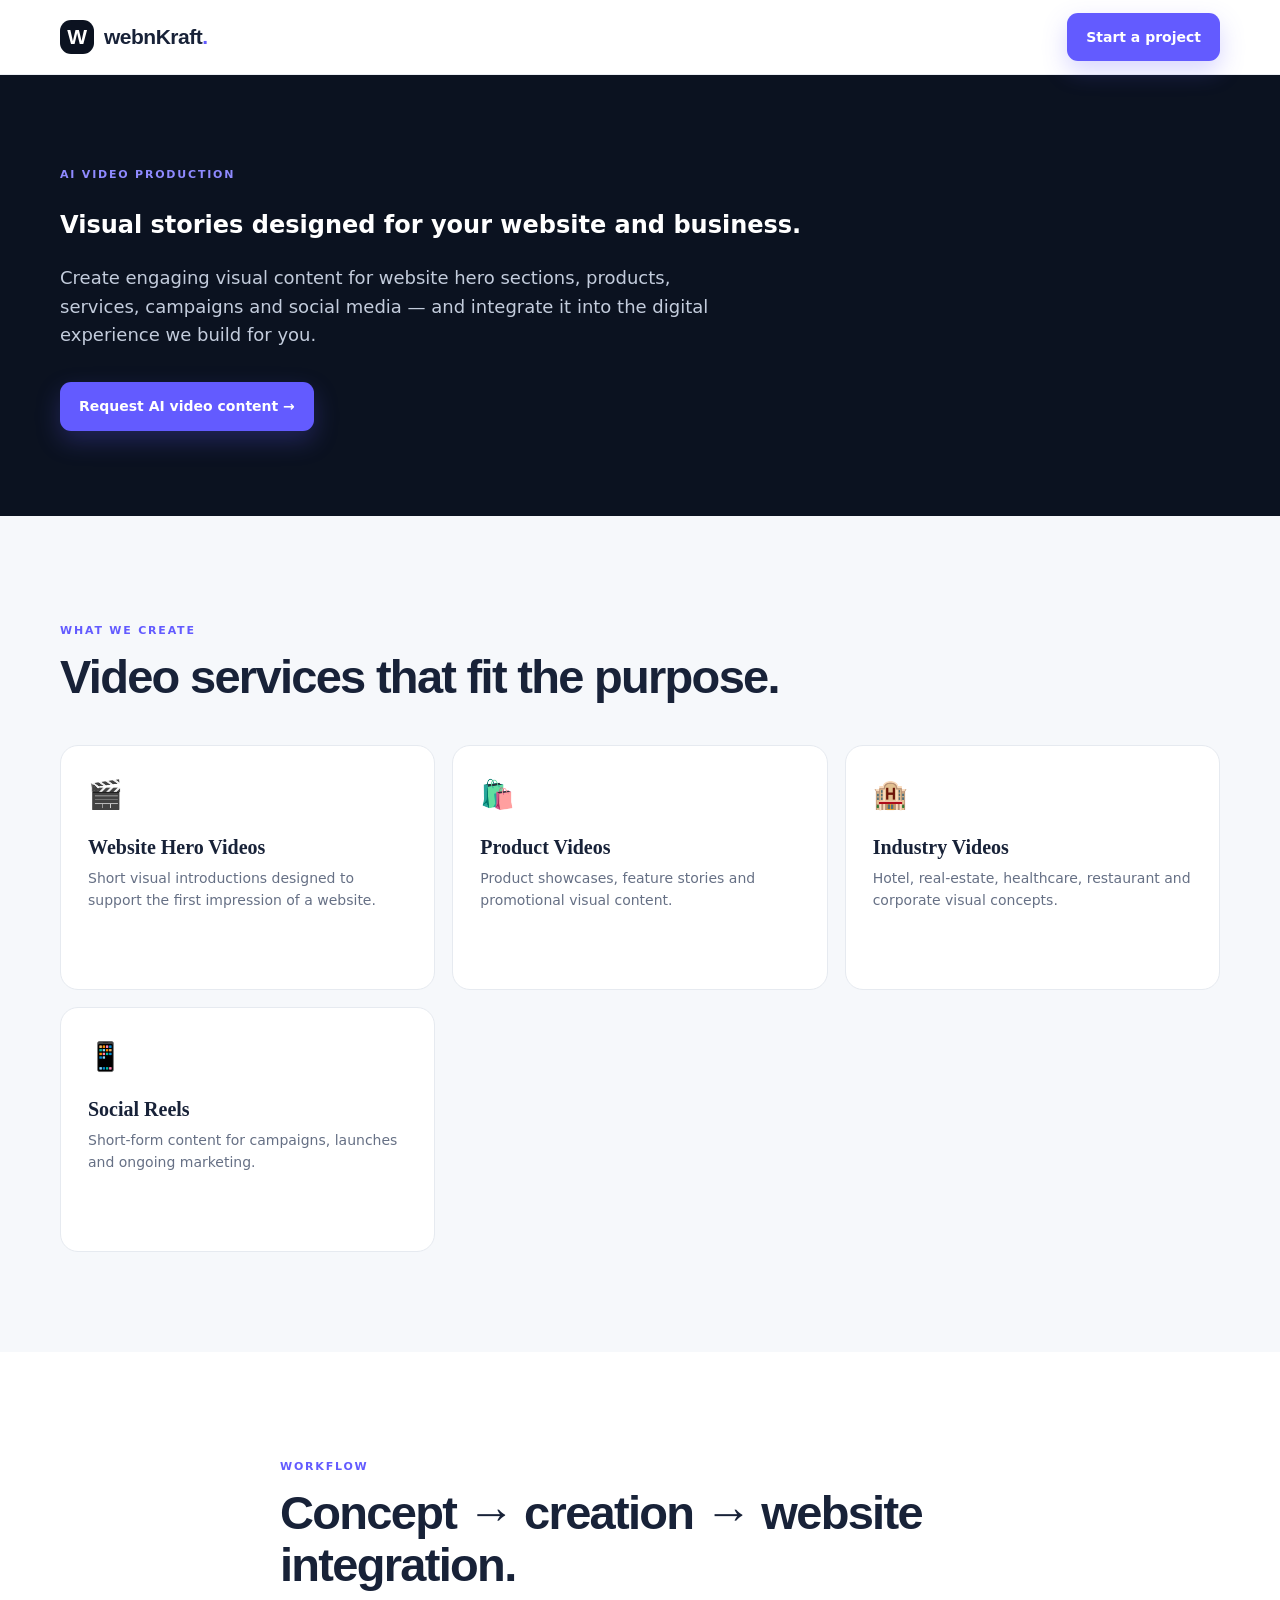
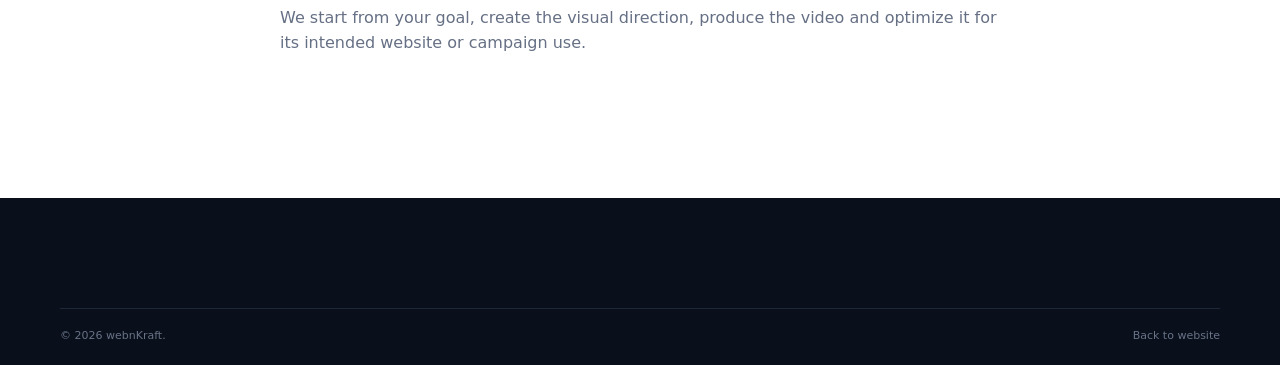
<file: ai-video-production/index.html>
<!doctype html>
<html lang="en">
<head>
<meta charset="utf-8"><meta name="viewport" content="width=device-width,initial-scale=1">
<title>AI Video Production for Websites & Businesses | webnKraft</title>
<meta name="description" content="AI-powered website hero videos, product showcase videos, brand stories, promotional reels and industry-specific visual content from webnKraft.">
<meta name="robots" content="index,follow">
<link rel="canonical" href="https://webnkraft.com/ai-video-production/">
<link rel="stylesheet" href="../styles.css">
</head>
<body>
<header class="site-header"><div class="container nav-wrap"><a class="brand" href="../"><span class="brand-mark">W</span><span>webnKraft<span class="brand-accent">.</span></span></a><a class="btn btn-primary" href="../#project-builder">Start a project</a></div></header>
<main>
<section class="hero" style="padding:85px 0">
<div class="container">
<span class="eyebrow">AI VIDEO PRODUCTION</span>
<h1>Visual stories designed for your <span>website and business.</span></h1>
<p class="hero-text">Create engaging visual content for website hero sections, products, services, campaigns and social media — and integrate it into the digital experience we build for you.</p>
<a class="btn btn-primary" href="../#project-builder">Request AI video content →</a>
</div>
</section>
<section class="section section-light">
<div class="container">
<div class="section-heading"><span class="eyebrow">WHAT WE CREATE</span><h2>Video services that fit the purpose.</h2></div>
<div class="service-grid">
<article class="service-card"><div class="service-icon">🎬</div><h3>Website Hero Videos</h3><p>Short visual introductions designed to support the first impression of a website.</p></article>
<article class="service-card"><div class="service-icon">🛍️</div><h3>Product Videos</h3><p>Product showcases, feature stories and promotional visual content.</p></article>
<article class="service-card"><div class="service-icon">🏨</div><h3>Industry Videos</h3><p>Hotel, real-estate, healthcare, restaurant and corporate visual concepts.</p></article>
<article class="service-card"><div class="service-icon">📱</div><h3>Social Reels</h3><p>Short-form content for campaigns, launches and ongoing marketing.</p></article>
</div>
</div>
</section>
<section class="section"><div class="container section-heading"><span class="eyebrow">WORKFLOW</span><h2>Concept → creation → website integration.</h2><p>We start from your goal, create the visual direction, produce the video and optimize it for its intended website or campaign use.</p></div></section>
</main>
<footer class="site-footer"><div class="container footer-bottom"><span>© <span id="year"></span> webnKraft.</span><span><a href="../">Back to website</a></span></div></footer>
<script>document.getElementById("year").textContent=new Date().getFullYear()</script>
</body></html>
</file>
<file: styles.css>
:root{
  --navy:#0b1220;--navy2:#111b31;--ink:#182238;--muted:#667085;--line:#e6eaf0;
  --paper:#ffffff;--soft:#f6f8fb;--primary:#635bff;--primary-dark:#5148ee;
  --cyan:#22c7d9;--green:#2fb67a;--shadow:0 20px 60px rgba(15,23,42,.10);
  --radius:20px;
}
*{box-sizing:border-box}
html{scroll-behavior:smooth}
body{margin:0;font-family:"DM Sans",system-ui,sans-serif;color:var(--ink);background:var(--paper);line-height:1.6}
body.menu-open{overflow:hidden}
a{color:inherit;text-decoration:none}
button,input,textarea{font:inherit}
button{cursor:pointer}
.container{width:min(1160px,92%);margin:auto}
.skip-link{position:absolute;left:-9999px;top:auto}.skip-link:focus{left:16px;top:16px;background:#fff;padding:10px 14px;z-index:999}
.site-header{position:sticky;top:0;z-index:100;background:rgba(255,255,255,.88);backdrop-filter:blur(16px);border-bottom:1px solid rgba(230,234,240,.8)}
.nav-wrap{height:74px;display:flex;align-items:center;justify-content:space-between}
.brand{display:flex;align-items:center;gap:10px;font-family:Manrope,sans-serif;font-weight:800;font-size:21px;letter-spacing:-.5px}
.brand-mark{display:grid;place-items:center;width:34px;height:34px;border-radius:11px;background:var(--navy);color:#fff}
.brand-accent{color:var(--primary)}
.primary-nav{display:flex;align-items:center;gap:28px;font-size:14px;font-weight:600}
.primary-nav>a{transition:.2s}.primary-nav>a:hover{color:var(--primary)}
.nav-cta{background:var(--navy);color:#fff!important;padding:11px 17px;border-radius:10px}
.menu-toggle{display:none;background:none;border:0;font-size:25px}
.hero{position:relative;overflow:hidden;background:var(--navy);color:#fff;padding:96px 0 105px}
.hero-grid{display:grid;grid-template-columns:1.05fr .95fr;gap:70px;align-items:center;position:relative;z-index:2}
.hero-copy h1{font:800 clamp(42px,5.5vw,68px)/1.03 Manrope,sans-serif;letter-spacing:-2.8px;margin:17px 0 25px;max-width:720px}
.hero-copy h1 span{color:#8d88ff}
.hero-text{font-size:18px;color:#c3ccdc;max-width:650px;margin-bottom:32px}
.eyebrow{font-size:11px;font-weight:800;letter-spacing:1.8px;color:var(--primary);display:inline-block}
.hero .eyebrow{color:#8f8aff}
.hero-actions{display:flex;gap:12px;flex-wrap:wrap}
.btn{border:0;display:inline-flex;justify-content:center;align-items:center;gap:10px;padding:13px 19px;border-radius:11px;font-weight:700;font-size:14px;transition:transform .2s,background .2s,box-shadow .2s}
.btn:hover{transform:translateY(-2px)}
.btn-primary{background:var(--primary);color:#fff;box-shadow:0 10px 24px rgba(99,91,255,.25)}
.btn-primary:hover{background:var(--primary-dark)}
.btn-secondary{background:#fff;color:var(--ink);border:1px solid var(--line)}
.btn-light{background:#fff;color:var(--navy)}
.full{width:100%}
.trust-row{display:flex;gap:20px;flex-wrap:wrap;color:#aeb8ca;font-size:13px;margin-top:25px}
.hero-glow{position:absolute;border-radius:50%;filter:blur(5px);opacity:.35}.glow-one{width:420px;height:420px;background:#625bff;right:-120px;top:-180px}.glow-two{width:300px;height:300px;background:#0db4d0;left:38%;bottom:-240px}
.hero-visual{position:relative;min-height:410px;display:grid;place-items:center}
.dashboard-card{width:min(470px,100%);background:#fff;border-radius:22px;color:var(--ink);box-shadow:0 35px 80px rgba(0,0,0,.35);overflow:hidden;transform:rotate(2deg)}
.dash-top{height:58px;padding:0 20px;display:flex;align-items:center;gap:10px;border-bottom:1px solid var(--line);font-weight:700;font-size:13px}.status-dot{width:9px;height:9px;border-radius:50%;background:var(--green)}.dash-more{margin-left:auto;color:#98a2b3}
.dash-body{padding:28px}.dash-label{font-size:10px;letter-spacing:1.6px;font-weight:800;color:#8a93a4}.dash-body h3{font:800 27px Manrope,sans-serif;margin:8px 0 22px;letter-spacing:-1px}
.mini-options{display:grid;grid-template-columns:1fr 1fr;gap:10px}.mini-option{padding:14px;border:1px solid var(--line);border-radius:12px;font-size:12px;font-weight:700}.mini-option.active{border-color:#8e88ff;background:#f3f2ff}
.progress{height:7px;background:#eef0f4;border-radius:99px;margin:28px 0 12px}.progress span{display:block;width:38%;height:100%;border-radius:99px;background:var(--primary)}.dash-foot{display:flex;justify-content:space-between;font-size:11px;color:#8993a4}
.floating-card{position:absolute;background:#fff;color:var(--ink);padding:15px 18px;border-radius:15px;box-shadow:0 18px 40px rgba(0,0,0,.2);display:flex;flex-direction:column}.floating-card strong{font:800 21px Manrope}.floating-card small{color:#7c8798;font-size:11px}.card-a{left:0;bottom:55px}.card-b{right:-8px;top:52px}
.section{padding:100px 0}.section-light{background:var(--soft)}
.section-heading{max-width:720px;margin-bottom:42px}.section-heading.centered{text-align:center;margin-left:auto;margin-right:auto}.section-heading h2{font:800 clamp(32px,4vw,47px)/1.1 Manrope,sans-serif;letter-spacing:-1.7px;margin:10px 0 14px}.section-heading p{color:var(--muted);margin:0;font-size:16px}
.service-grid{display:grid;grid-template-columns:repeat(3,1fr);gap:17px}.service-card{background:#fff;border:1px solid var(--line);border-radius:18px;padding:27px;min-height:245px;transition:.25s}.service-card:hover{transform:translateY(-5px);box-shadow:var(--shadow)}.service-card.featured{border-color:#b8b3ff;box-shadow:0 15px 45px rgba(99,91,255,.10)}.service-icon{font-size:28px}.service-card h3{font:800 20px Manrope;margin:18px 0 8px}.service-card p{color:var(--muted);font-size:14px;margin:0 0 18px}.service-card a{font-weight:800;color:var(--primary);font-size:13px}
.process-section{background:#fff}.process-grid{display:grid;grid-template-columns:repeat(4,1fr);gap:18px}.process-step{padding:25px;border:1px solid var(--line);border-radius:18px}.process-step span{font:800 13px Manrope;color:var(--primary)}.process-step h3{font:800 18px Manrope;margin:14px 0 7px}.process-step p{font-size:13px;color:var(--muted);margin:0}
.portfolio-grid{display:grid;grid-template-columns:repeat(3,1fr);gap:18px}.project-card{border-radius:20px;overflow:hidden;background:#fff;border:1px solid var(--line)}.project-window{height:220px;padding:15px;position:relative}.project-purple .project-window{background:#eeeaff}.project-blue .project-window{background:#e8f2ff}.project-green .project-window{background:#e7f7ef}.project-window>span{display:inline-block;width:7px;height:7px;background:#b6becb;border-radius:50%;margin-right:3px}.mock-line{height:9px;width:45%;background:rgba(24,34,56,.12);border-radius:5px;margin-top:24px}.mock-line.wide{width:70%;margin-top:18px}.mock-boxes,.mock-table,.mock-calendar{display:grid;gap:10px;margin-top:20px}.mock-boxes{grid-template-columns:repeat(3,1fr)}.mock-boxes i{height:80px;background:#fff;border-radius:10px}.mock-table i{height:26px;background:#fff;border-radius:7px}.mock-calendar{grid-template-columns:repeat(3,1fr)}.mock-calendar i{height:38px;background:#fff;border-radius:8px}.project-card>div:last-child{padding:20px 22px 24px}.tag{font-size:10px;letter-spacing:1px;text-transform:uppercase;color:var(--primary);font-weight:800}.project-card h3{font:800 21px Manrope;margin:8px 0 4px}.project-card p{font-size:13px;color:var(--muted);margin:0}
.pricing-section{background:#fff}.pricing-grid{display:grid;grid-template-columns:repeat(3,1fr);gap:18px}.price-card{position:relative;border:1px solid var(--line);border-radius:20px;padding:30px;background:#fff}.price-card.popular{border:2px solid var(--primary);box-shadow:0 20px 55px rgba(99,91,255,.12)}.popular-badge{position:absolute;right:20px;top:18px;background:#eeeaff;color:var(--primary);font-size:9px;font-weight:800;padding:6px 9px;border-radius:99px}.price-label{font-size:10px;letter-spacing:1.5px;color:var(--muted);font-weight:800}.price-card h3{font:800 22px Manrope;margin:9px 0 8px}.price{font:800 24px Manrope;margin:18px 0}.price-card ul{list-style:none;padding:0;margin:0 0 24px}.price-card li{font-size:13px;padding:8px 0;color:#566176;border-bottom:1px solid #f0f2f5}.price-card li:before{content:"✓";color:var(--green);font-weight:800;margin-right:8px}
.builder-section{background:var(--navy);color:#fff}.builder-wrap{display:grid;grid-template-columns:.8fr 1.2fr;gap:55px;align-items:start}.builder-intro{position:sticky;top:110px}.builder-intro h2{font:800 clamp(32px,4vw,48px)/1.08 Manrope;letter-spacing:-1.5px;margin:12px 0 17px}.builder-intro p{color:#b8c2d2}.builder-benefits{margin-top:28px;display:grid;gap:10px;color:#cbd4e1;font-size:13px}.builder-card{background:#fff;color:var(--ink);border-radius:22px;padding:28px;box-shadow:0 30px 70px rgba(0,0,0,.25)}.builder-progress{font-size:11px;color:#7a8495;font-weight:700;margin-bottom:26px}.builder-progress>div{height:5px;background:#edf0f4;border-radius:99px;margin-top:8px}.builder-progress i{display:block;height:100%;width:20%;background:var(--primary);border-radius:99px;transition:.25s}.builder-step{display:none}.builder-step.active{display:block}.builder-step h3{font:800 25px Manrope;margin:0 0 4px}.builder-step>p{font-size:13px;color:var(--muted);margin:0 0 23px}.choice-grid{display:grid;grid-template-columns:1fr 1fr;gap:10px}.choice,.budget{border:1px solid var(--line);background:#fff;border-radius:13px;text-align:left;padding:15px;display:flex;flex-direction:column;gap:4px;transition:.2s}.choice:hover,.choice.selected,.budget:hover,.budget.selected{border-color:#8e88ff;background:#f6f5ff}.choice strong{font-size:13px}.choice small{font-size:11px;color:var(--muted)}.feature-grid{display:grid;grid-template-columns:1fr 1fr;gap:8px}.feature{display:flex;gap:9px;align-items:center;padding:12px;border:1px solid var(--line);border-radius:11px;font-size:12px}.feature input{accent-color:var(--primary)}label{display:block;font-size:12px;font-weight:700;margin:14px 0}input,textarea{display:block;width:100%;margin-top:7px;padding:12px 13px;border:1px solid #dce1e8;border-radius:10px;outline:none;background:#fff}input:focus,textarea:focus{border-color:var(--primary);box-shadow:0 0 0 3px rgba(99,91,255,.10)}.two-col{display:grid;grid-template-columns:1fr 1fr;gap:12px}.budget-grid{display:grid;grid-template-columns:1fr 1fr;gap:10px}.budget{text-align:center;align-items:center;font-weight:700}.builder-actions{display:flex;justify-content:space-between;gap:10px;margin-top:25px}.form-status{font-size:12px;margin:12px 0 0;color:var(--primary);min-height:18px}.summary{background:#f7f8fb;border:1px solid var(--line);padding:15px;border-radius:12px;font-size:12px;line-height:1.8}.summary strong{font-weight:800}
.faq-wrap{display:grid;grid-template-columns:.8fr 1.2fr;gap:70px}.faq-list details{border-bottom:1px solid #dfe4eb;padding:18px 0}.faq-list summary{font-weight:800;cursor:pointer;list-style:none;position:relative;padding-right:30px}.faq-list summary::-webkit-details-marker{display:none}.faq-list summary:after{content:"+";position:absolute;right:0;font-size:20px;color:var(--primary)}.faq-list details[open] summary:after{content:"−"}.faq-list p{font-size:14px;color:var(--muted);margin:12px 0 0}
.final-cta{background:linear-gradient(120deg,#635bff,#3730a3);color:#fff}.final-cta-inner{display:flex;justify-content:space-between;align-items:center;gap:30px}.final-cta h2{font:800 clamp(30px,4vw,46px)/1.1 Manrope;letter-spacing:-1.5px;max-width:700px;margin:10px 0 0}.site-footer{background:#090f1b;color:#d5dbea;padding:65px 0 20px}.footer-grid{display:grid;grid-template-columns:2fr 1fr 1fr 1fr;gap:40px}.footer-brand{color:#fff}.footer-grid p{max-width:330px;color:#8e99ab;font-size:13px}.footer-grid h4{color:#fff;font-size:12px;margin:4px 0 13px}.footer-grid>div>a:not(.brand){display:block;color:#8e99ab;font-size:12px;margin:9px 0}.footer-grid>div>a:hover{color:#fff}.footer-bottom{border-top:1px solid #1d2737;margin-top:45px;padding-top:18px;display:flex;justify-content:space-between;color:#687386;font-size:11px}

@media(max-width:900px){
  .primary-nav{display:none;position:absolute;left:4%;right:4%;top:68px;background:#fff;border:1px solid var(--line);border-radius:14px;padding:14px;box-shadow:var(--shadow);flex-direction:column;align-items:stretch;gap:2px}.primary-nav.open{display:flex}.primary-nav>a{padding:12px}.menu-toggle{display:block}.hero-grid,.builder-wrap,.faq-wrap{grid-template-columns:1fr}.hero{padding:70px 0}.hero-visual{min-height:350px}.builder-intro{position:static}.service-grid,.portfolio-grid,.pricing-grid{grid-template-columns:1fr 1fr}.process-grid{grid-template-columns:1fr 1fr}
}
@media(max-width:620px){
  .section{padding:72px 0}.hero-copy h1{font-size:42px;letter-spacing:-2px}.hero-text{font-size:16px}.hero-actions .btn{width:100%}.hero-visual{min-height:300px}.dashboard-card{transform:none}.floating-card{display:none}.service-grid,.portfolio-grid,.pricing-grid,.process-grid,.choice-grid,.feature-grid,.budget-grid,.two-col,.footer-grid{grid-template-columns:1fr}.builder-card{padding:20px}.final-cta-inner{flex-direction:column;align-items:flex-start}.footer-bottom{flex-direction:column;gap:8px}.mini-options{grid-template-columns:1fr}
}


/* AI VIDEO EXPERIENCE */
.ai-video-section{background:linear-gradient(135deg,#f8f7ff 0%,#eef8fb 100%);overflow:hidden}
.ai-video-grid{display:grid;grid-template-columns:1fr 1fr;gap:70px;align-items:center}
.ai-video-copy h2{font:800 clamp(34px,4vw,50px)/1.08 Manrope,sans-serif;letter-spacing:-1.8px;margin:10px 0 15px}
.ai-video-copy h2 span{color:var(--primary)}
.ai-video-copy>p{color:var(--muted);font-size:16px;max-width:560px}
.ai-video-points{display:grid;gap:13px;margin:27px 0}
.ai-video-points div{background:#fff;border:1px solid var(--line);border-radius:13px;padding:14px 16px;display:flex;flex-direction:column}
.ai-video-points strong{font-size:13px}.ai-video-points span{font-size:11px;color:var(--muted);margin-top:2px}
.ai-video-showcase{position:relative;min-height:430px;display:grid;place-items:center}
.video-window{width:min(500px,100%);border-radius:22px;background:#0a1020;box-shadow:0 30px 70px rgba(22,27,48,.25);overflow:hidden;transform:rotate(-2deg)}
.video-top{height:48px;background:#111a2d;color:#aeb8ca;display:flex;align-items:center;gap:6px;padding:0 15px;font-size:10px}
.video-top span{width:7px;height:7px;border-radius:50%;background:#667085}.video-top b{margin-left:10px;font-size:10px}
.video-scene{height:310px;position:relative;overflow:hidden;background:radial-gradient(circle at 70% 30%,rgba(99,91,255,.85),transparent 28%),linear-gradient(145deg,#17233f,#08101f)}
.scene-orb{position:absolute;width:110px;height:110px;border-radius:50%;background:rgba(34,199,217,.65);filter:blur(8px);right:15%;top:13%}
.scene-building{position:absolute;width:52%;height:55%;left:24%;bottom:13%;background:linear-gradient(100deg,#7e88a1,#e6eaf2 55%,#4c5970);clip-path:polygon(12% 100%,12% 37%,50% 0,88% 37%,88% 100%);opacity:.85}
.scene-ground{position:absolute;width:140%;height:42%;left:-20%;bottom:-26%;background:#111b2e;border-radius:50%}
.play-button{position:absolute;left:50%;top:50%;transform:translate(-50%,-50%);width:66px;height:66px;border-radius:50%;display:grid;place-items:center;background:rgba(255,255,255,.94);color:var(--primary);font-size:18px;padding-left:3px;box-shadow:0 12px 35px rgba(0,0,0,.25)}
.scene-caption{position:absolute;bottom:23px;left:24px;color:#fff;font:800 12px Manrope;letter-spacing:2px}
.video-controls{height:48px;display:flex;align-items:center;gap:10px;color:#8490a4;padding:0 16px;font-size:10px}
.video-controls i{height:3px;background:var(--primary);width:35%;border-radius:99px}.video-controls em{flex:1;height:3px;background:#2d384c;border-radius:99px}.video-controls span:last-child{color:#d5dbea}
.video-floating{position:absolute;background:#fff;border-radius:14px;padding:13px 16px;box-shadow:0 18px 45px rgba(22,27,48,.16);display:flex;flex-direction:column}
.video-floating strong{font:800 17px Manrope}.video-floating small{font-size:10px;color:var(--muted)}.video-float-one{left:0;bottom:45px}.video-float-two{right:0;top:45px}
.video-showcase-section{background:#fff}
.video-showcase-grid{display:grid;grid-template-columns:repeat(4,1fr);gap:15px}
.video-card{border:1px solid var(--line);border-radius:17px;overflow:hidden;background:#fff;transition:.25s}.video-card:hover{transform:translateY(-4px);box-shadow:var(--shadow)}
.video-thumb{height:190px;position:relative;display:grid;place-items:center;overflow:hidden}
.thumb-hotel{background:linear-gradient(140deg,#18233b,#9d7b54 48%,#d7c7a8)}.thumb-product{background:linear-gradient(140deg,#1e1b4b,#635bff 55%,#c4b5fd)}.thumb-realestate{background:linear-gradient(140deg,#0f2d38,#3a8b91 55%,#d6f3f2)}.thumb-food{background:linear-gradient(140deg,#3a1712,#c35b32 55%,#f3bd70)}
.video-play{width:48px;height:48px;border-radius:50%;background:rgba(255,255,255,.92);display:grid;place-items:center;color:var(--primary);padding-left:2px}.video-tag{position:absolute;top:12px;left:12px;color:#fff;background:rgba(0,0,0,.3);backdrop-filter:blur(5px);border-radius:99px;padding:5px 8px;font-size:8px;font-weight:800;letter-spacing:1px}
.video-card>div:last-child{padding:17px 18px 20px}.video-card h3{font:800 17px Manrope;margin:0 0 5px}.video-card p{font-size:11px;color:var(--muted);margin:0}
.video-service-card{grid-column:span 1}

@media(max-width:900px){
  .ai-video-grid{grid-template-columns:1fr;gap:40px}.video-showcase-grid{grid-template-columns:1fr 1fr}
}
@media(max-width:620px){
  .video-showcase-grid{grid-template-columns:1fr}.ai-video-showcase{min-height:330px}.video-scene{height:240px}.video-float-one,.video-float-two{display:none}
}

/* V3 SMART PROJECT BUILDER */
.builder-subtitle{font:800 12px Manrope;margin:20px 0 10px;color:#344054}
.smart-recommendation,.video-recommendation{margin-top:14px;padding:13px 15px;border-radius:12px;background:#f4f3ff;border:1px solid #ddd9ff;color:#5b54d6;font-size:11px;line-height:1.55}
.smart-recommendation strong,.video-recommendation strong{font-weight:800}
.video-choice-grid{display:grid;grid-template-columns:1fr 1fr;gap:10px}
.video-choice{border:1px solid var(--line);background:#fff;border-radius:13px;text-align:left;padding:14px;display:grid;grid-template-columns:auto 1fr;column-gap:10px;row-gap:2px;transition:.2s}
.video-choice span{grid-row:span 2;font-size:24px}.video-choice strong{font-size:12px}.video-choice small{font-size:10px;color:var(--muted)}
.video-choice:hover,.video-choice.selected{border-color:#8e88ff;background:#f6f5ff;box-shadow:0 7px 18px rgba(99,91,255,.07)}
.launch-grid{display:grid;grid-template-columns:1fr 1fr;gap:10px}
.launch-option{border:1px solid var(--line);background:#fff;border-radius:11px;padding:12px;font-size:12px;font-weight:700}
.launch-option:hover,.launch-option.selected{border-color:#8e88ff;background:#f6f5ff}
.builder-card{scroll-margin-top:100px}
@media(max-width:620px){.video-choice-grid,.launch-grid{grid-template-columns:1fr}}
</file>
